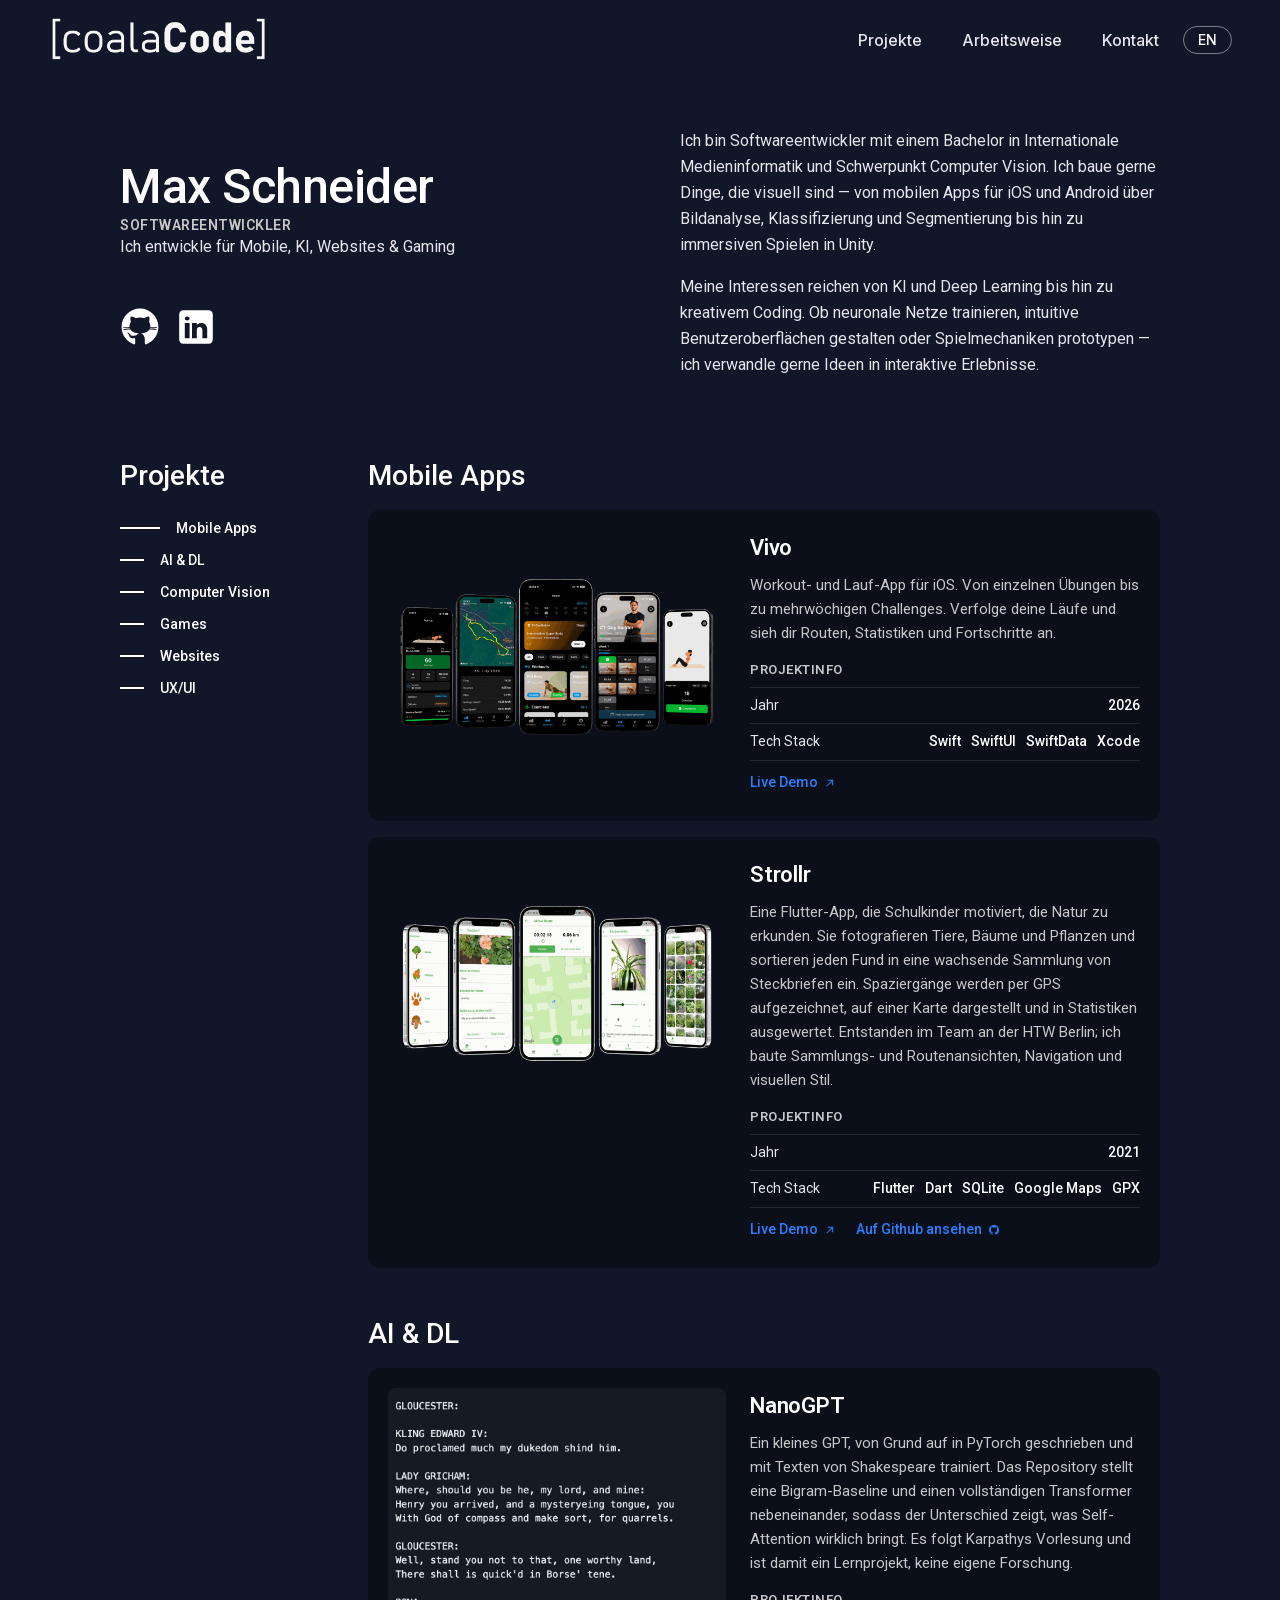
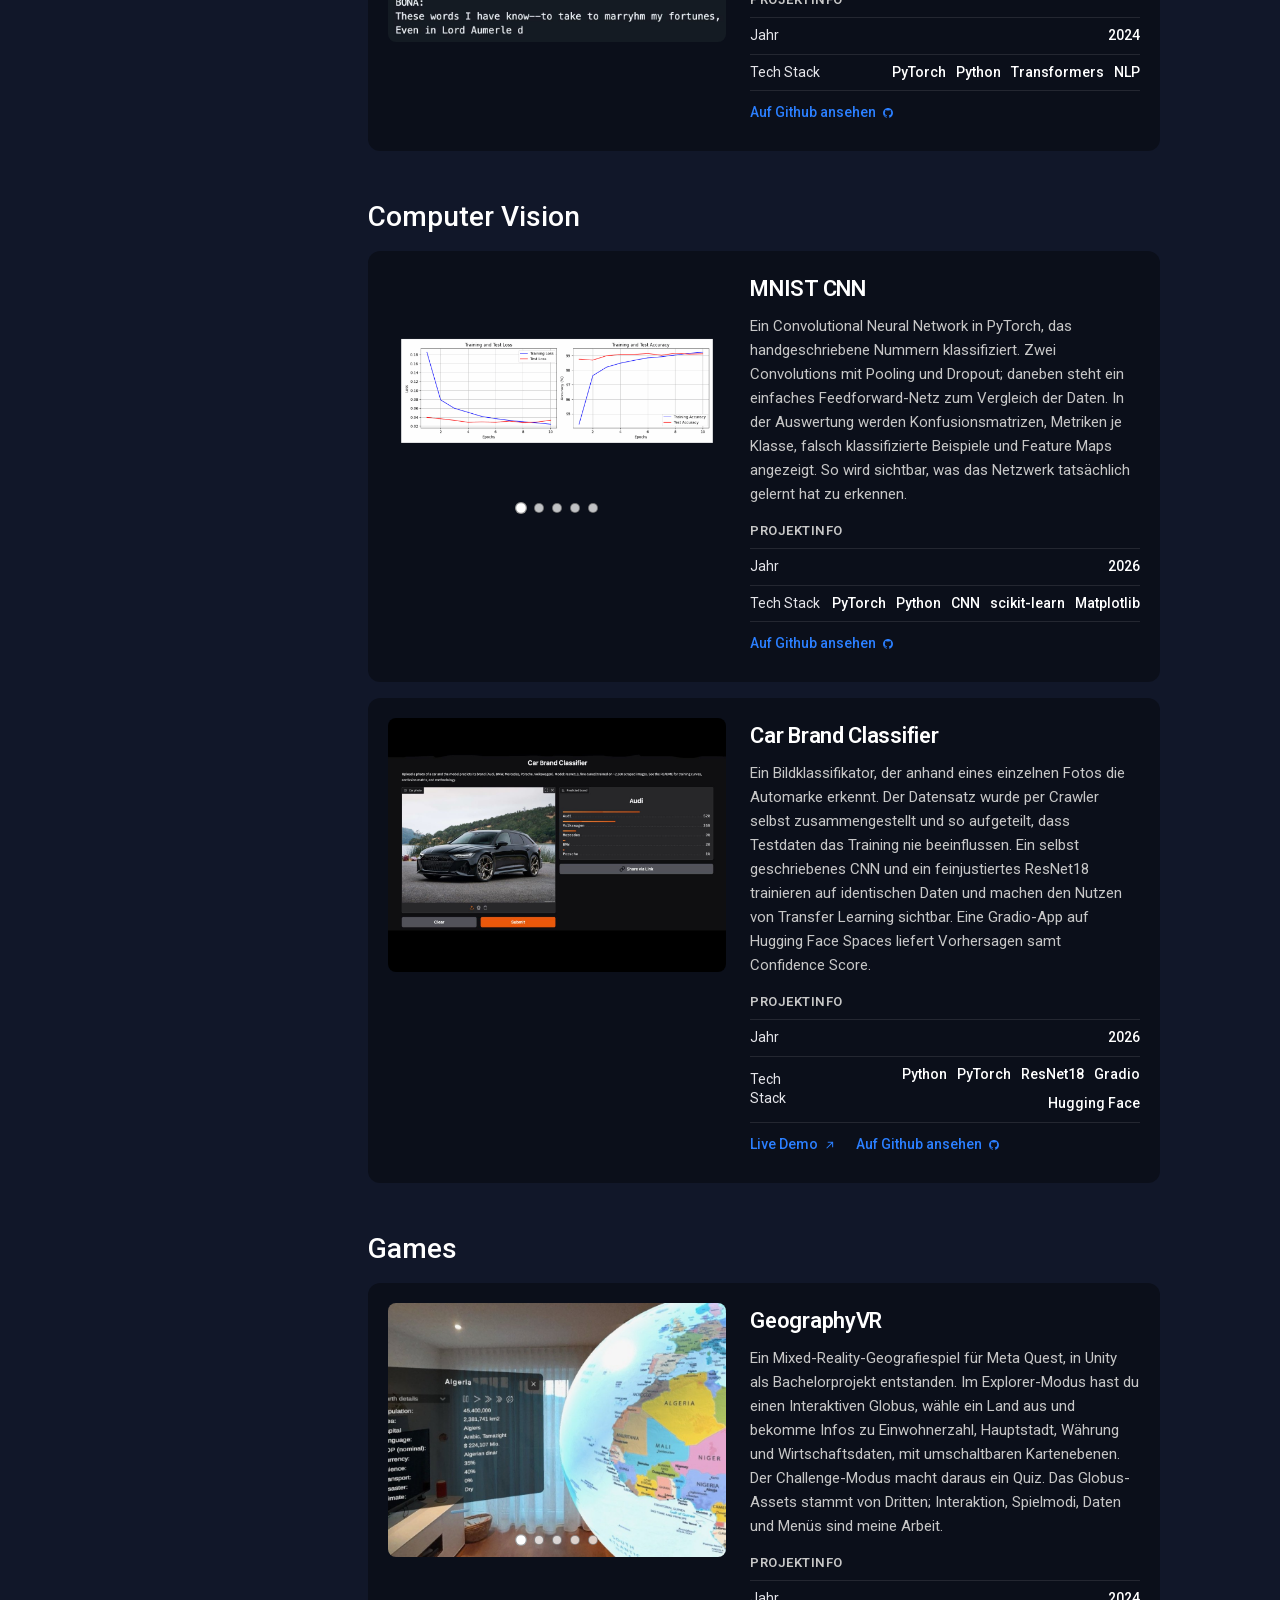
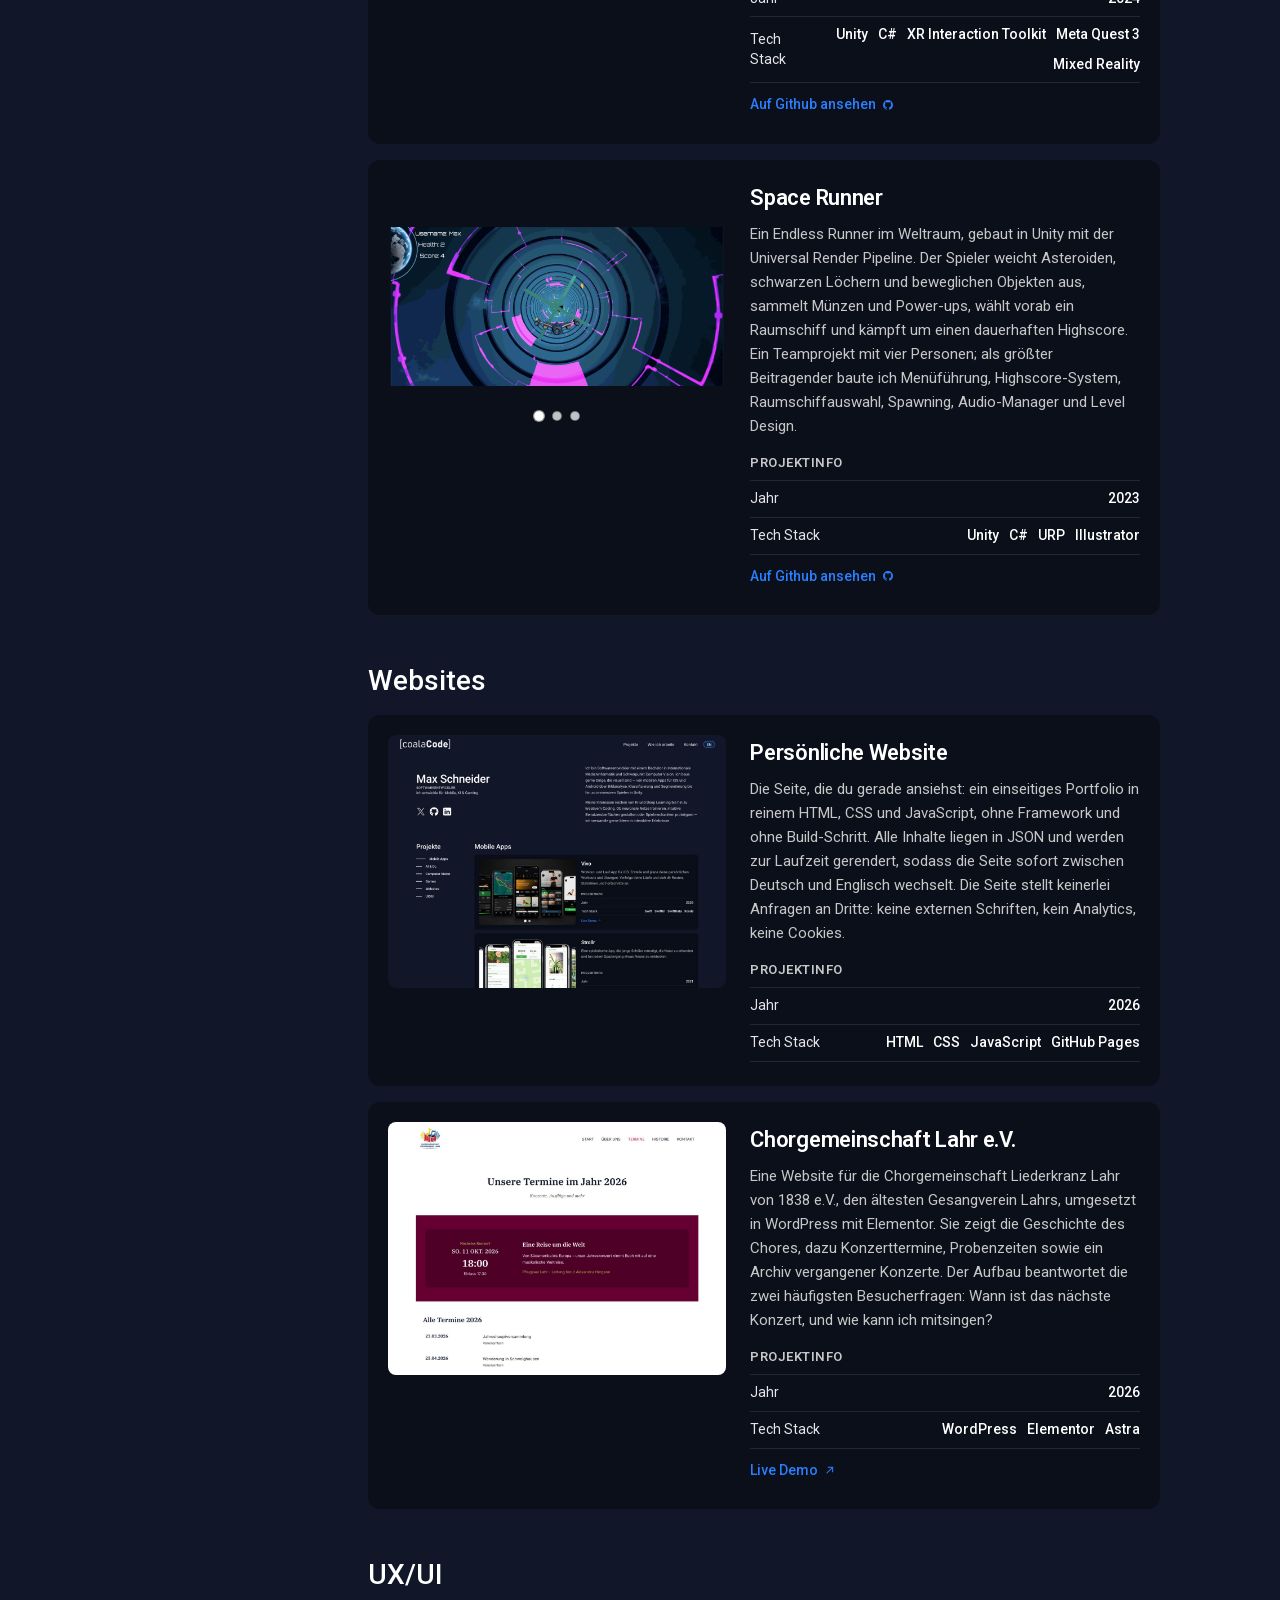
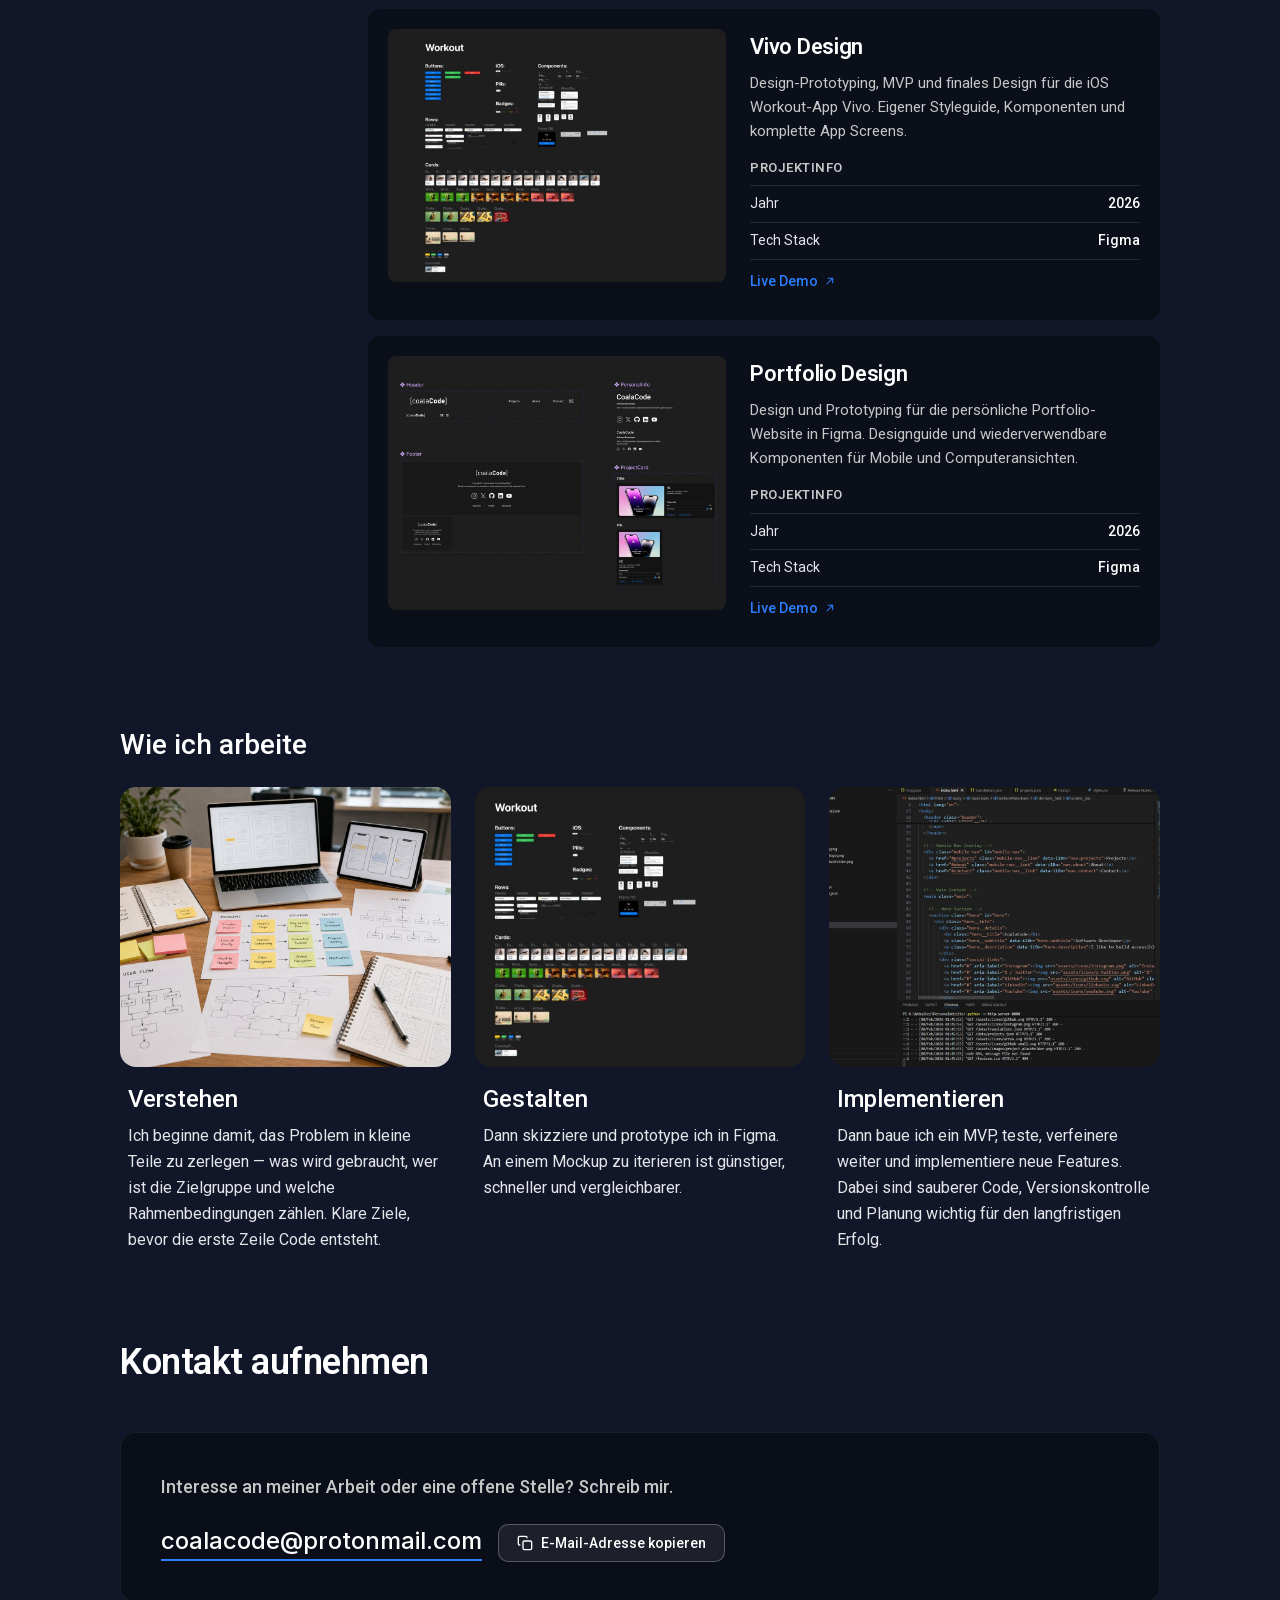
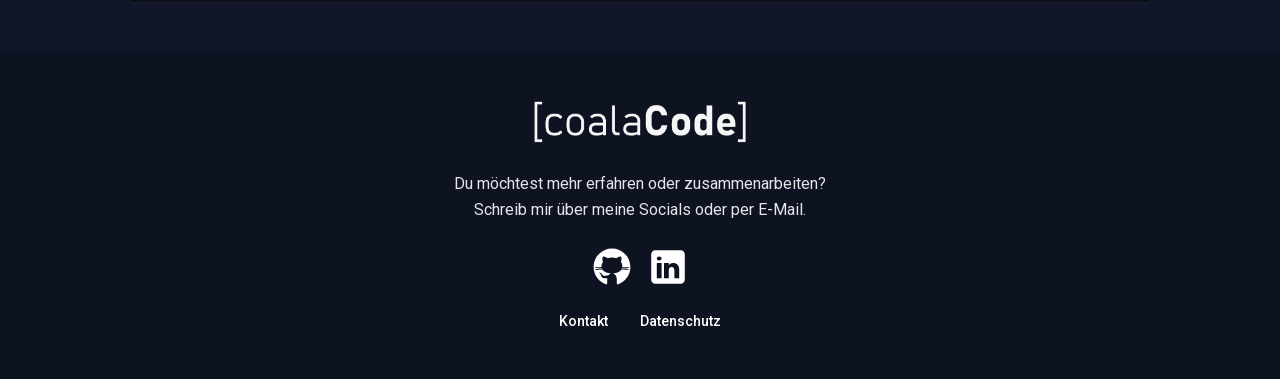
<file: index.html>
<!DOCTYPE html>
<html lang="en">
<head>
  <meta charset="UTF-8">
  <meta name="viewport" content="width=device-width, initial-scale=1.0">
  <title>Max Schneider — Software Developer</title>
  <meta name="description" content="Portfolio of Max Schneider (CoalaCode), a software developer building accessible digital experiences for mobile, gaming and AI.">

  <link rel="canonical" href="https://coalacode.github.io/">

  <!-- Open Graph / social sharing -->
  <meta property="og:type" content="website">
  <meta property="og:title" content="Max Schneider — Software Developer">
  <meta property="og:description" content="Portfolio of Max Schneider (CoalaCode), a software developer building accessible digital experiences for mobile, gaming and AI.">
  <meta property="og:url" content="https://coalacode.github.io/">
  <meta property="og:image" content="https://coalacode.github.io/assets/images/og-card.png">
  <meta property="og:image:width" content="1200">
  <meta property="og:image:height" content="630">
  <meta property="og:locale" content="en_US">
  <meta property="og:locale:alternate" content="de_DE">
  <meta name="twitter:card" content="summary_large_image">
  <meta name="twitter:title" content="Max Schneider — Software Developer">
  <meta name="twitter:description" content="Portfolio of Max Schneider (CoalaCode), a software developer building accessible digital experiences for mobile, gaming and AI.">
  <meta name="twitter:image" content="https://coalacode.github.io/assets/images/og-card.png">

  <!-- Icons -->
  <link rel="icon" href="assets/icons/favicon.svg" type="image/svg+xml">
  <link rel="icon" href="assets/icons/favicon-32.png" sizes="32x32" type="image/png">
  <link rel="apple-touch-icon" href="assets/icons/apple-touch-icon.png">
  <link rel="manifest" href="site.webmanifest">
  <meta name="theme-color" content="#111729">

  <!-- Fonts are self-hosted: no request leaves this origin. -->
  <link rel="preload" href="assets/fonts/roboto-latin-var.woff2" as="font" type="font/woff2" crossorigin>
  <link rel="preload" href="assets/fonts/inter-latin-var.woff2" as="font" type="font/woff2" crossorigin>
  <link rel="stylesheet" href="css/styles.css">

  <script type="application/ld+json">
  {
    "@context": "https://schema.org",
    "@type": "Person",
    "name": "Max Schneider",
    "alternateName": "CoalaCode",
    "jobTitle": "Software Developer",
    "url": "https://coalacode.github.io/",
    "email": "mailto:coalacode@protonmail.com",
    "knowsAbout": ["Software Development", "Computer Vision", "Mobile Development", "Deep Learning", "Game Development"],
    "sameAs": [
      "https://github.com/CoalaCode",
      "https://www.linkedin.com/in/max-schneider-533742315/"
    ]
  }
  </script>
</head>
<body>

  <a class="skip-link" href="#main" data-i18n="a11y.skipToContent">Skip to main content</a>

  <div id="top"></div>

  <!-- Header -->
  <header class="header">
    <a href="#top" class="header__logo-link">
      <img src="assets/images/personal-logo.png" alt="CoalaCode" class="header__logo" width="377" height="82" data-i18n-attr="alt:a11y.logo">
    </a>
    <nav class="header__nav" data-i18n-attr="aria-label:a11y.mainNav" aria-label="Main navigation">
      <div class="header__links">
        <a href="#projects" class="header__link" data-i18n="nav.projects">Projects</a>
        <a href="#how-i-work" class="header__link" data-i18n="nav.about">How I work</a>
        <a href="#contact" class="header__link" data-i18n="nav.contact">Contact</a>
      </div>
      <button type="button" class="header__lang" id="lang-toggle" aria-label="Switch to German">DE</button>
      <button type="button" class="header__hamburger" aria-controls="mobile-nav" aria-expanded="false" aria-label="Toggle menu" data-i18n-attr="aria-label:a11y.toggleMenu">
        <span></span>
        <span></span>
        <span></span>
      </button>
    </nav>
  </header>

  <!-- Mobile Nav Overlay -->
  <nav class="mobile-nav" id="mobile-nav" aria-label="Mobile navigation" data-i18n-attr="aria-label:a11y.mobileNav">
    <a href="#projects" class="mobile-nav__link" data-i18n="nav.projects">Projects</a>
    <a href="#how-i-work" class="mobile-nav__link" data-i18n="nav.about">How I work</a>
    <a href="#contact" class="mobile-nav__link" data-i18n="nav.contact">Contact</a>
  </nav>

  <!-- Main Content -->
  <main class="main" id="main">

    <!-- Hero Section -->
    <section class="hero" id="hero">
      <div class="hero__info">
        <div class="hero__details">
          <h1 class="hero__title">Max Schneider</h1>
          <p class="hero__subtitle" data-i18n="hero.subtitle">Software Developer</p>
          <p class="hero__description" data-i18n="hero.description">I build for mobile, AI &amp; gaming</p>
        </div>
        <div class="social-links" role="list" aria-label="Social links" data-i18n-attr="aria-label:a11y.socialLinks">
          <a href="https://github.com/CoalaCode" role="listitem" aria-label="GitHub" target="_blank" rel="noopener noreferrer"><img src="assets/icons/github.svg" alt="" class="social-links__icon" width="50" height="50"></a>
          <a href="https://www.linkedin.com/in/max-schneider-533742315/" role="listitem" aria-label="LinkedIn" target="_blank" rel="noopener noreferrer"><img src="assets/icons/linkedin.svg" alt="" class="social-links__icon" width="50" height="50"></a>
        </div>
      </div>
      <div class="hero__text">
        <p class="hero__bio" data-i18n="hero.bio1">I'm a software developer with a Bachelor's in Media Computer Science and a focus on Computer Vision. I enjoy building things that are visual — from mobile apps for iOS and Android, through image analysis, classification and segmentation, to immersive games in Unity.</p>
        <p class="hero__bio" data-i18n="hero.bio2">My interests span across AI, deep learning, and creative coding. Whether it's training neural networks, designing intuitive user interfaces, or prototyping game mechanics, I love turning ideas into interactive experiences.</p>
      </div>
    </section>

    <!-- Projects Section -->
    <section class="projects" id="projects">
      <aside class="project-list">
        <h2 class="project-list__title" data-i18n="projectList.title">Projects</h2>
        <nav class="project-list__categories" id="project-categories" aria-label="Project categories" data-i18n-attr="aria-label:a11y.projectNav">
          <!-- Categories rendered by JS -->
        </nav>
      </aside>
      <div class="project-cards" id="project-cards">
        <!-- Project cards rendered by JS -->
      </div>
    </section>

    <!-- How I Work Section -->
    <section class="build" id="how-i-work">
      <h2 class="build__title" data-i18n="build.title">How I work</h2>
      <div class="build__cards">
        <div class="build-card">
          <div class="build-card__image-wrapper">
            <img src="assets/images/Planning.jpg" alt="Notes and sketches from the planning stage of a project" class="build-card__image" width="1200" height="900" loading="lazy" decoding="async">
          </div>
          <div class="build-card__content">
            <h3 class="build-card__title" data-i18n="build.step1Title">Understand</h3>
            <p class="build-card__description" data-i18n="build.step1Desc">I start by breaking the problem into small pieces — what is needed, who the audience is, and which constraints count. Clear goals before the first line of code.</p>
          </div>
        </div>
        <div class="build-card">
          <div class="build-card__image-wrapper">
            <img src="assets/images/FigmaWorkouts.jpg" alt="A Figma canvas showing the component library and screen designs for the Vivo app" class="build-card__image" width="1200" height="818" loading="lazy" decoding="async">
          </div>
          <div class="build-card__content">
            <h3 class="build-card__title" data-i18n="build.step2Title">Design</h3>
            <p class="build-card__description" data-i18n="build.step2Desc">Then I sketch and prototype in Figma. Iterating on a mockup is cheaper, faster and easier to compare.</p>
          </div>
        </div>
        <div class="build-card">
          <div class="build-card__image-wrapper">
            <img src="assets/images/VSCodeFull.jpg" alt="A code editor open on the source of one of my projects" class="build-card__image" width="1200" height="860" loading="lazy" decoding="async">
          </div>
          <div class="build-card__content">
            <h3 class="build-card__title" data-i18n="build.step3Title">Implement</h3>
            <p class="build-card__description" data-i18n="build.step3Desc">Then I build an MVP, test, keep refining and add new features. Clean code, version control and planning are what carry it to long-term success.</p>
          </div>
        </div>
      </div>
    </section>

    <!-- Contact Section -->
    <section class="contact" id="contact">
      <h2 class="contact__title" data-i18n="contact.title">Get in touch</h2>
      <div class="contact__card">
        <p class="contact__intro" data-i18n="contact.intro">Interested in my work, or want to talk about a role? Write me.</p>
        <div class="contact__email-row">
          <a class="contact__email" href="mailto:coalacode@protonmail.com">coalacode@protonmail.com</a>
          <button type="button" class="contact__copy" data-email="coalacode@protonmail.com" aria-label="Copy email address" data-i18n-attr="aria-label:contact.copy">
            <svg class="contact__copy-icon" viewBox="0 0 24 24" fill="none" stroke="currentColor" stroke-width="2" aria-hidden="true" focusable="false">
              <rect x="9" y="9" width="13" height="13" rx="2"/>
              <path d="M5 15H4a2 2 0 0 1-2-2V4a2 2 0 0 1 2-2h9a2 2 0 0 1 2 2v1"/>
            </svg>
            <span data-i18n="contact.copy">Copy email address</span>
          </button>
        </div>
        <p class="visually-hidden contact__copy-status" role="status" aria-live="polite"></p>
      </div>
    </section>

  </main>

  <!-- Footer -->
  <footer class="footer">
    <img src="assets/images/personal-logo.png" alt="" class="footer__logo" width="377" height="82">
    <p class="footer__text" data-i18n-html="footer.text">You want to know more or work together?<br>Reach out to one of my socials or write me an email.</p>
    <div class="social-links" role="list" aria-label="Social links" data-i18n-attr="aria-label:a11y.socialLinks">
      <a href="https://github.com/CoalaCode" role="listitem" aria-label="GitHub" target="_blank" rel="noopener noreferrer"><img src="assets/icons/github.svg" alt="" class="social-links__icon" width="50" height="50"></a>
      <a href="https://www.linkedin.com/in/max-schneider-533742315/" role="listitem" aria-label="LinkedIn" target="_blank" rel="noopener noreferrer"><img src="assets/icons/linkedin.svg" alt="" class="social-links__icon" width="50" height="50"></a>
    </div>
    <nav class="footer__legal" aria-label="Legal" data-i18n-attr="aria-label:a11y.legalNav">
      <a href="#contact" class="footer__legal-link" data-i18n="footer.contact">Contact</a>
      <a href="datenschutz.html" class="footer__legal-link" data-i18n="footer.datenschutz">Privacy</a>
    </nav>
  </footer>

  <script src="js/main.js"></script>
</body>
</html>
</file>
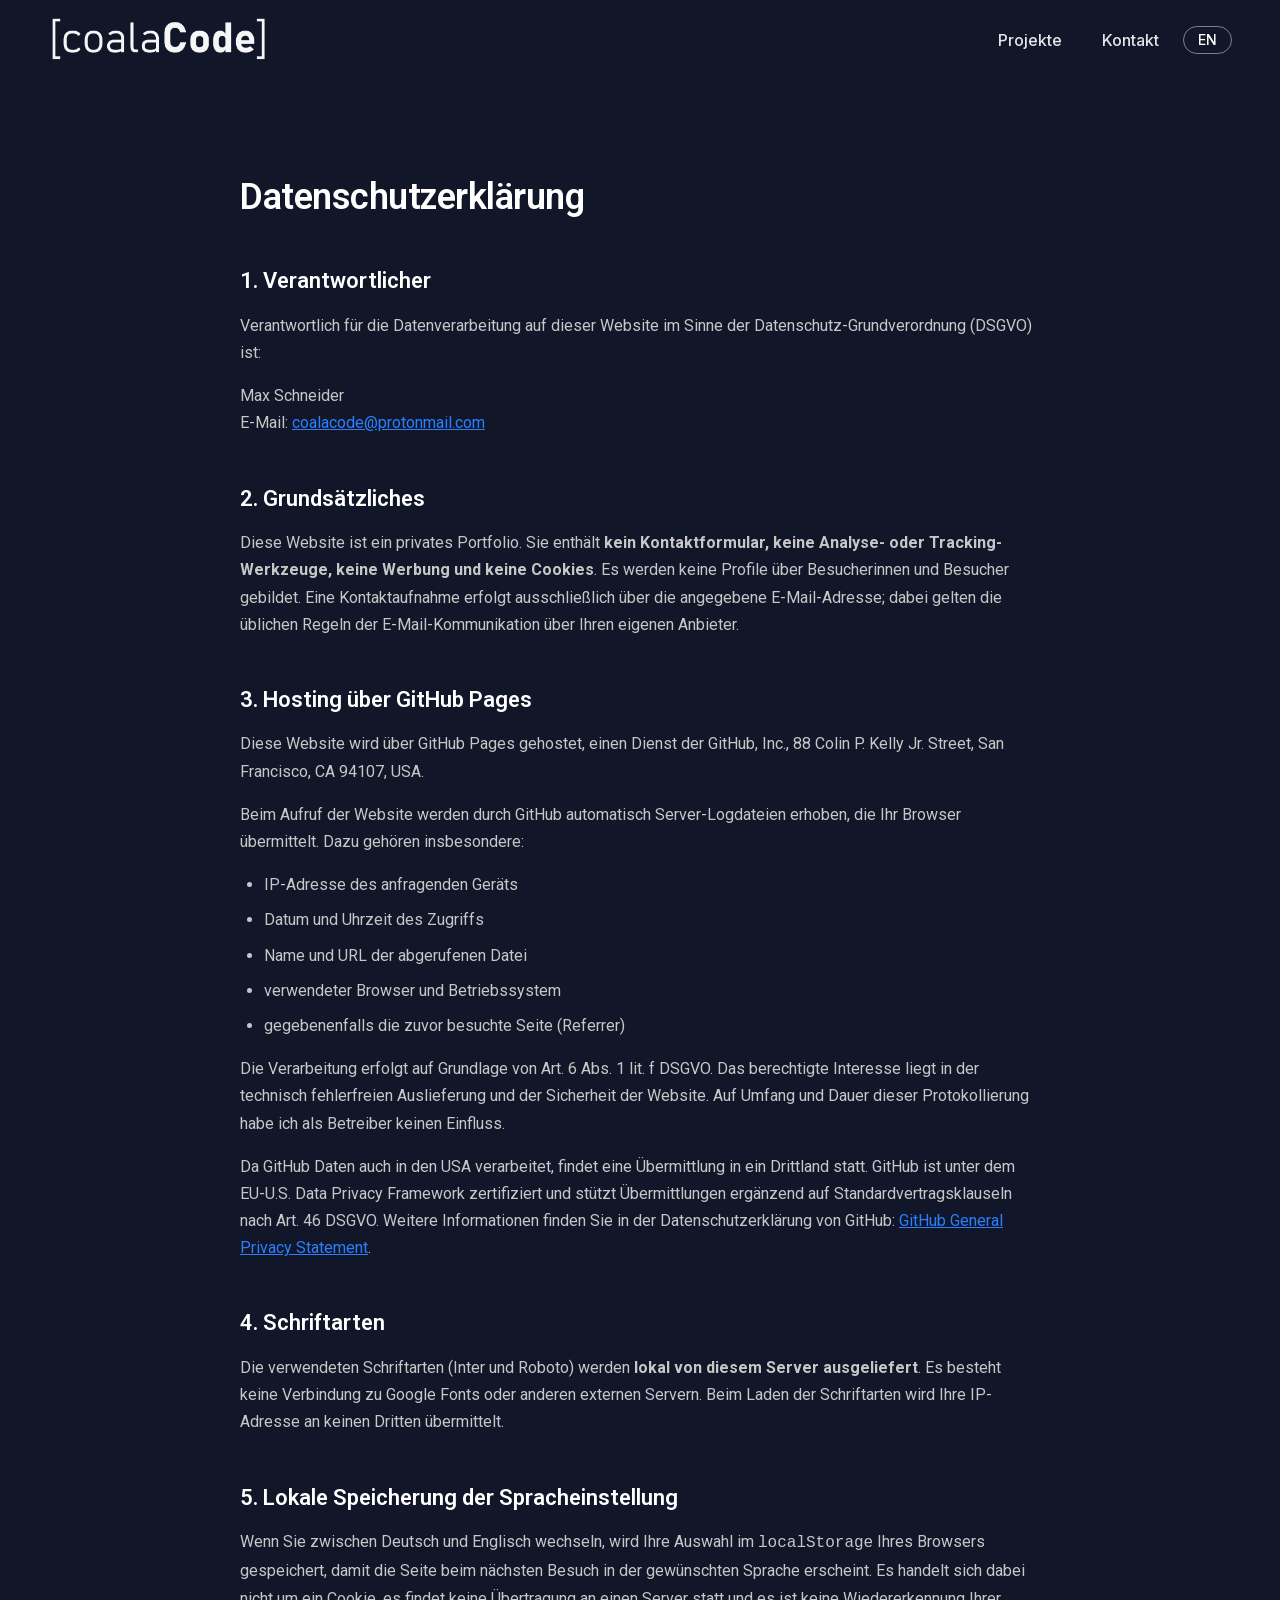
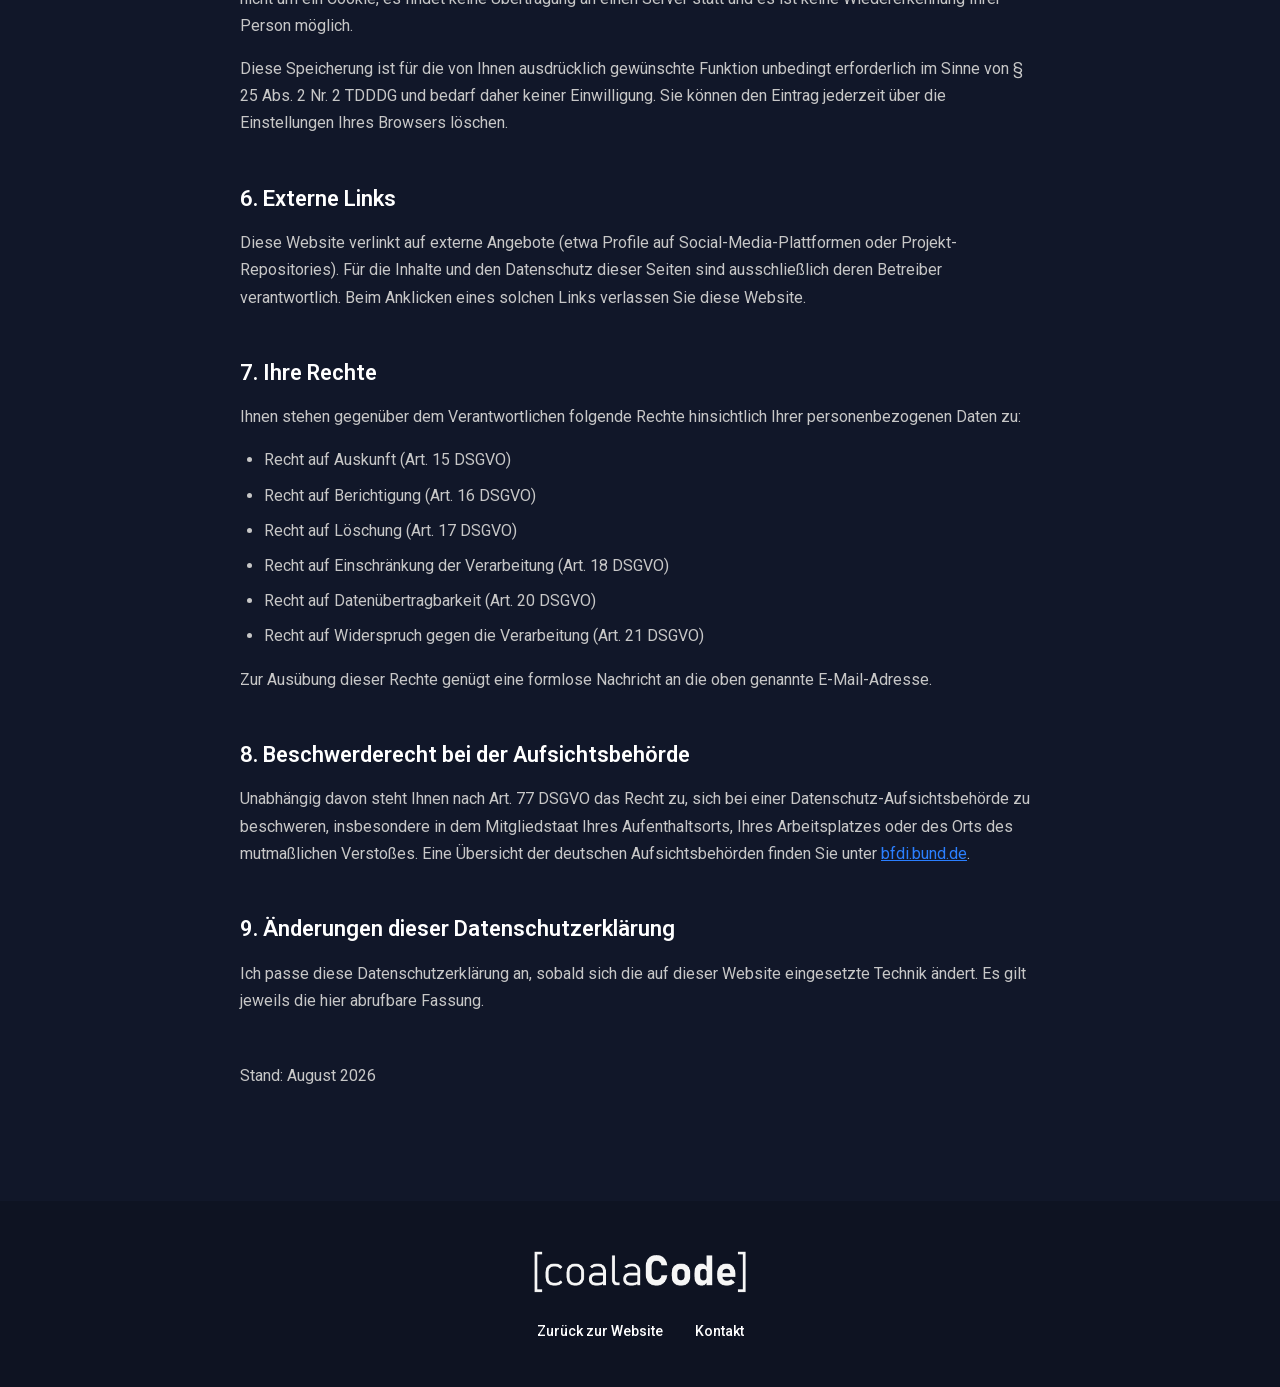
<file: datenschutz.html>
<!DOCTYPE html>
<html lang="de">
<head>
  <meta charset="UTF-8">
  <meta name="viewport" content="width=device-width, initial-scale=1.0">
  <title>Datenschutzerklärung — Max Schneider</title>
  <meta name="description" content="Datenschutzerklärung der Portfolio-Website von Max Schneider (CoalaCode).">
  <meta name="robots" content="noindex, follow">

  <link rel="icon" href="assets/icons/favicon.svg" type="image/svg+xml">
  <link rel="icon" href="assets/icons/favicon-32.png" sizes="32x32" type="image/png">
  <link rel="apple-touch-icon" href="assets/icons/apple-touch-icon.png">
  <meta name="theme-color" content="#111729">

  <link rel="preload" href="assets/fonts/roboto-latin-var.woff2" as="font" type="font/woff2" crossorigin>
  <link rel="stylesheet" href="css/styles.css">
</head>
<body>

  <a class="skip-link" href="#main" data-i18n="a11y.skipToContent">Zum Hauptinhalt springen</a>

  <div id="top"></div>

  <!-- header--simple: this page carries no hamburger or overlay, so its two
       links must survive the 768px breakpoint instead of being hidden. -->
  <header class="header header--simple">
    <a href="index.html" class="header__logo-link">
      <img src="assets/images/personal-logo.png" alt="CoalaCode" class="header__logo" width="377" height="82" data-i18n-attr="alt:a11y.logo">
    </a>
    <nav class="header__nav" aria-label="Hauptnavigation" data-i18n-attr="aria-label:a11y.mainNav">
      <div class="header__links">
        <a href="index.html#projects" class="header__link" data-i18n="nav.projects">Projekte</a>
        <a href="index.html#contact" class="header__link" data-i18n="nav.contact">Kontakt</a>
      </div>
      <button type="button" class="header__lang" id="lang-toggle" aria-label="Zu Englisch wechseln">EN</button>
    </nav>
  </header>

  <main class="main" id="main">

    <!--
      Both languages are present in the markup and toggled by the site's
      language switch. German is visible by default so the page remains
      readable with JavaScript disabled.
    -->

    <!-- ================= German (default) ================= -->
    <section class="legal" lang="de" data-lang-block="de">
      <h1>Datenschutzerklärung</h1>

      <h2>1. Verantwortlicher</h2>
      <p>
        Verantwortlich für die Datenverarbeitung auf dieser Website im Sinne der Datenschutz-Grundverordnung (DSGVO) ist:
      </p>
      <p>
        Max Schneider<br>
        E-Mail: <a href="mailto:coalacode@protonmail.com">coalacode@protonmail.com</a>
      </p>

      <h2>2. Grundsätzliches</h2>
      <p>
        Diese Website ist ein privates Portfolio. Sie enthält <strong>kein Kontaktformular, keine Analyse- oder Tracking-Werkzeuge, keine Werbung und keine Cookies</strong>. Es werden keine Profile über Besucherinnen und Besucher gebildet. Eine Kontaktaufnahme erfolgt ausschließlich über die angegebene E-Mail-Adresse; dabei gelten die üblichen Regeln der E-Mail-Kommunikation über Ihren eigenen Anbieter.
      </p>

      <h2>3. Hosting über GitHub Pages</h2>
      <p>
        Diese Website wird über GitHub Pages gehostet, einen Dienst der GitHub, Inc., 88 Colin P. Kelly Jr. Street, San Francisco, CA 94107, USA.
      </p>
      <p>
        Beim Aufruf der Website werden durch GitHub automatisch Server-Logdateien erhoben, die Ihr Browser übermittelt. Dazu gehören insbesondere:
      </p>
      <ul>
        <li>IP-Adresse des anfragenden Geräts</li>
        <li>Datum und Uhrzeit des Zugriffs</li>
        <li>Name und URL der abgerufenen Datei</li>
        <li>verwendeter Browser und Betriebssystem</li>
        <li>gegebenenfalls die zuvor besuchte Seite (Referrer)</li>
      </ul>
      <p>
        Die Verarbeitung erfolgt auf Grundlage von Art. 6 Abs. 1 lit. f DSGVO. Das berechtigte Interesse liegt in der technisch fehlerfreien Auslieferung und der Sicherheit der Website. Auf Umfang und Dauer dieser Protokollierung habe ich als Betreiber keinen Einfluss.
      </p>
      <p>
        Da GitHub Daten auch in den USA verarbeitet, findet eine Übermittlung in ein Drittland statt. GitHub ist unter dem EU-U.S. Data Privacy Framework zertifiziert und stützt Übermittlungen ergänzend auf Standardvertragsklauseln nach Art. 46 DSGVO. Weitere Informationen finden Sie in der Datenschutzerklärung von GitHub:
        <a href="https://docs.github.com/en/site-policy/privacy-policies/github-general-privacy-statement" target="_blank" rel="noopener noreferrer">GitHub General Privacy Statement</a>.
      </p>

      <h2>4. Schriftarten</h2>
      <p>
        Die verwendeten Schriftarten (Inter und Roboto) werden <strong>lokal von diesem Server ausgeliefert</strong>. Es besteht keine Verbindung zu Google Fonts oder anderen externen Servern. Beim Laden der Schriftarten wird Ihre IP-Adresse an keinen Dritten übermittelt.
      </p>

      <h2>5. Lokale Speicherung der Spracheinstellung</h2>
      <p>
        Wenn Sie zwischen Deutsch und Englisch wechseln, wird Ihre Auswahl im <code>localStorage</code> Ihres Browsers gespeichert, damit die Seite beim nächsten Besuch in der gewünschten Sprache erscheint. Es handelt sich dabei nicht um ein Cookie, es findet keine Übertragung an einen Server statt und es ist keine Wiedererkennung Ihrer Person möglich.
      </p>
      <p>
        Diese Speicherung ist für die von Ihnen ausdrücklich gewünschte Funktion unbedingt erforderlich im Sinne von § 25 Abs. 2 Nr. 2 TDDDG und bedarf daher keiner Einwilligung. Sie können den Eintrag jederzeit über die Einstellungen Ihres Browsers löschen.
      </p>

      <h2>6. Externe Links</h2>
      <p>
        Diese Website verlinkt auf externe Angebote (etwa Profile auf Social-Media-Plattformen oder Projekt-Repositories). Für die Inhalte und den Datenschutz dieser Seiten sind ausschließlich deren Betreiber verantwortlich. Beim Anklicken eines solchen Links verlassen Sie diese Website.
      </p>

      <h2>7. Ihre Rechte</h2>
      <p>Ihnen stehen gegenüber dem Verantwortlichen folgende Rechte hinsichtlich Ihrer personenbezogenen Daten zu:</p>
      <ul>
        <li>Recht auf Auskunft (Art. 15 DSGVO)</li>
        <li>Recht auf Berichtigung (Art. 16 DSGVO)</li>
        <li>Recht auf Löschung (Art. 17 DSGVO)</li>
        <li>Recht auf Einschränkung der Verarbeitung (Art. 18 DSGVO)</li>
        <li>Recht auf Datenübertragbarkeit (Art. 20 DSGVO)</li>
        <li>Recht auf Widerspruch gegen die Verarbeitung (Art. 21 DSGVO)</li>
      </ul>
      <p>
        Zur Ausübung dieser Rechte genügt eine formlose Nachricht an die oben genannte E-Mail-Adresse.
      </p>

      <h2>8. Beschwerderecht bei der Aufsichtsbehörde</h2>
      <p>
        Unabhängig davon steht Ihnen nach Art. 77 DSGVO das Recht zu, sich bei einer Datenschutz-Aufsichtsbehörde zu beschweren, insbesondere in dem Mitgliedstaat Ihres Aufenthaltsorts, Ihres Arbeitsplatzes oder des Orts des mutmaßlichen Verstoßes. Eine Übersicht der deutschen Aufsichtsbehörden finden Sie unter
        <a href="https://www.bfdi.bund.de/DE/Service/Anschriften/Laender/Laender-node.html" target="_blank" rel="noopener noreferrer">bfdi.bund.de</a>.
      </p>

      <h2>9. Änderungen dieser Datenschutzerklärung</h2>
      <p>
        Ich passe diese Datenschutzerklärung an, sobald sich die auf dieser Website eingesetzte Technik ändert. Es gilt jeweils die hier abrufbare Fassung.
      </p>

      <p class="legal__updated">Stand: August 2026</p>
    </section>

    <!-- ================= English ================= -->
    <section class="legal" lang="en" data-lang-block="en" hidden>
      <h1>Privacy Policy</h1>

      <h2>1. Controller</h2>
      <p>
        The controller responsible for data processing on this website within the meaning of the General Data Protection Regulation (GDPR) is:
      </p>
      <p>
        Max Schneider<br>
        Email: <a href="mailto:coalacode@protonmail.com">coalacode@protonmail.com</a>
      </p>

      <h2>2. Overview</h2>
      <p>
        This website is a private portfolio. It contains <strong>no contact form, no analytics or tracking tools, no advertising and no cookies</strong>. No visitor profiles are created. Contact happens solely via the email address given above, subject to the normal terms of your own email provider.
      </p>

      <h2>3. Hosting via GitHub Pages</h2>
      <p>
        This website is hosted on GitHub Pages, a service of GitHub, Inc., 88 Colin P. Kelly Jr. Street, San Francisco, CA 94107, USA.
      </p>
      <p>
        When you access the site, GitHub automatically collects server log data transmitted by your browser, in particular:
      </p>
      <ul>
        <li>IP address of the requesting device</li>
        <li>date and time of access</li>
        <li>name and URL of the requested file</li>
        <li>browser and operating system used</li>
        <li>where applicable, the referring page</li>
      </ul>
      <p>
        This processing is based on Art. 6(1)(f) GDPR. The legitimate interest is the technically correct delivery and the security of the website. As the site operator I have no influence over the scope or retention of this logging.
      </p>
      <p>
        Because GitHub also processes data in the USA, a transfer to a third country takes place. GitHub is certified under the EU-U.S. Data Privacy Framework and additionally relies on Standard Contractual Clauses pursuant to Art. 46 GDPR. For details see the
        <a href="https://docs.github.com/en/site-policy/privacy-policies/github-general-privacy-statement" target="_blank" rel="noopener noreferrer">GitHub General Privacy Statement</a>.
      </p>

      <h2>4. Fonts</h2>
      <p>
        The fonts used (Inter and Roboto) are <strong>served locally from this server</strong>. No connection is made to Google Fonts or any other external server, and your IP address is not transmitted to any third party when fonts are loaded.
      </p>

      <h2>5. Local storage of the language preference</h2>
      <p>
        When you switch between German and English, your choice is stored in your browser's <code>localStorage</code> so the site appears in your preferred language on your next visit. This is not a cookie, nothing is transmitted to a server, and you cannot be identified from it.
      </p>
      <p>
        This storage is strictly necessary to provide a function you explicitly requested, within the meaning of § 25(2)(2) TDDDG, and therefore requires no consent. You can delete the entry at any time via your browser settings.
      </p>

      <h2>6. External links</h2>
      <p>
        This website links to external services (such as social media profiles or project repositories). Their operators alone are responsible for the content and data protection practices of those sites. Following such a link means leaving this website.
      </p>

      <h2>7. Your rights</h2>
      <p>You have the following rights regarding your personal data:</p>
      <ul>
        <li>right of access (Art. 15 GDPR)</li>
        <li>right to rectification (Art. 16 GDPR)</li>
        <li>right to erasure (Art. 17 GDPR)</li>
        <li>right to restriction of processing (Art. 18 GDPR)</li>
        <li>right to data portability (Art. 20 GDPR)</li>
        <li>right to object to processing (Art. 21 GDPR)</li>
      </ul>
      <p>An informal message to the email address above is sufficient to exercise these rights.</p>

      <h2>8. Right to lodge a complaint</h2>
      <p>
        Under Art. 77 GDPR you also have the right to lodge a complaint with a data protection supervisory authority, in particular in the Member State of your residence, place of work or the place of the alleged infringement. A list of German supervisory authorities is available at
        <a href="https://www.bfdi.bund.de/DE/Service/Anschriften/Laender/Laender-node.html" target="_blank" rel="noopener noreferrer">bfdi.bund.de</a>.
      </p>

      <h2>9. Changes to this privacy policy</h2>
      <p>
        I update this privacy policy whenever the technology used on this website changes. The version published here is the one that applies.
      </p>

      <p class="legal__updated">Last updated: August 2026</p>
    </section>

  </main>

  <footer class="footer">
    <img src="assets/images/personal-logo.png" alt="" class="footer__logo" width="377" height="82">
    <nav class="footer__legal" aria-label="Rechtliches" data-i18n-attr="aria-label:a11y.legalNav">
      <a href="index.html" class="footer__legal-link" data-i18n="privacy.backToSite">Zurück zur Website</a>
      <a href="index.html#contact" class="footer__legal-link" data-i18n="footer.contact">Kontakt</a>
    </nav>
  </footer>

  <script src="js/main.js"></script>
</body>
</html>
</file>
<file: css/styles.css>
/* ========================================
   Fonts (self-hosted)
   ========================================
   Served from this origin rather than fonts.gstatic.com, so no visitor IP is
   transmitted to a third party. Both are variable fonts covering the full
   weight range from a single file each. Latin subset only.
   ======================================== */
@font-face {
  font-family: 'Inter';
  src: url('../assets/fonts/inter-latin-var.woff2') format('woff2');
  font-weight: 100 900;
  font-style: normal;
  font-display: swap;
  unicode-range: U+0000-00FF, U+0131, U+0152-0153, U+02BB-02BC, U+02C6, U+02DA, U+02DC,
    U+0304, U+0308, U+0329, U+2000-206F, U+20AC, U+2122, U+2191, U+2193, U+2212, U+2215, U+FEFF, U+FFFD;
}

@font-face {
  font-family: 'Roboto';
  src: url('../assets/fonts/roboto-latin-var.woff2') format('woff2');
  font-weight: 100 900;
  font-style: normal;
  font-display: swap;
  unicode-range: U+0000-00FF, U+0131, U+0152-0153, U+02BB-02BC, U+02C6, U+02DA, U+02DC,
    U+0304, U+0308, U+0329, U+2000-206F, U+20AC, U+2122, U+2191, U+2193, U+2212, U+2215, U+FEFF, U+FFFD;
}

/* ========================================
   CSS Custom Properties
   ======================================== */
:root {
  /* Colors */
  --color-bg: #111729;
  --color-card-bg: rgba(0, 0, 0, 0.37);
  --color-card-bg-light: rgba(0, 0, 0, 0.18);
  --color-white: #ffffff;
  --color-offwhite: #c7c7c7;
  --color-gray-light: #e5e5ea;
  --color-blue: #2b7fff;

  /* Fonts */
  --font-roboto: 'Roboto', sans-serif;
  --font-inter: 'Inter', sans-serif;

  /* Spacing (8px base scale) */
  --spacing-sm: 8px;
  --spacing-md: 16px;
  --spacing-lg: 24px;
  --spacing-xl: 48px;
  --spacing-xxl: 80px;

  /* Border radius */
  --radius-sm: 4px;
  --radius-md: 8px;
  --radius-lg: 16px;
  --radius-pill: 100px;

  /* Max width */
  --max-width: 1440px;
}

/* ========================================
   Reset & Base
   ======================================== */
*,
*::before,
*::after {
  margin: 0;
  padding: 0;
  box-sizing: border-box;
}

html {
  scroll-behavior: smooth;
  scroll-padding-top: 80px;
}

body {
  font-family: var(--font-roboto);
  background-color: var(--color-bg);
  color: var(--color-white);
  line-height: 1.6;
  -webkit-font-smoothing: antialiased;
  -moz-osx-font-smoothing: grayscale;
}

a {
  text-decoration: none;
  color: inherit;
}

ul, ol {
  list-style: none;
}

img {
  max-width: 100%;
  display: block;
}

/* ========================================
   Accessibility
   ======================================== */

/* Visible only to screen readers. Not display:none, which would remove it
   from the accessibility tree entirely. */
.visually-hidden {
  position: absolute;
  width: 1px;
  height: 1px;
  padding: 0;
  margin: -1px;
  overflow: hidden;
  clip: rect(0, 0, 0, 0);
  white-space: nowrap;
  border: 0;
}

/* A single focus ring for every interactive element. The previous stylesheet
   had none at all, leaving keyboard users with no visible position. */
:focus-visible {
  outline: 3px solid var(--color-blue);
  outline-offset: 3px;
  border-radius: var(--radius-sm);
}

/* Only suppress the default ring where :focus-visible is supported, so
   older browsers keep theirs. */
:focus:not(:focus-visible) {
  outline: none;
}

.skip-link {
  position: absolute;
  top: 0;
  left: 0;
  z-index: 200;
  transform: translateY(-150%);
  background: var(--color-blue);
  /* Dark navy on the brand blue is 4.74:1; white on it is only 3.76:1, and at
     16px/500 the large-text exemption does not apply. */
  color: var(--color-bg);
  font-weight: 500;
  padding: 12px 20px;
  border-bottom-right-radius: var(--radius-md);
  transition: transform 0.2s ease;
}

.skip-link:focus {
  transform: translateY(0);
}

/* Respect the visitor's motion preference: the stylesheet is otherwise full
   of transitions and uses smooth scrolling unconditionally. */
@media (prefers-reduced-motion: reduce) {
  html {
    scroll-behavior: auto;
  }

  *,
  *::before,
  *::after {
    animation-duration: 0.01ms !important;
    animation-iteration-count: 1 !important;
    transition-duration: 0.01ms !important;
    scroll-behavior: auto !important;
  }
}

/* ========================================
   Header
   ======================================== */
.header {
  display: flex;
  align-items: center;
  justify-content: space-between;
  padding: 16px 48px;
  max-width: var(--max-width);
  margin: 0 auto;
  width: 100%;
  position: sticky;
  top: 0;
  z-index: 100;
  background-color: var(--color-bg);
}

.header__logo {
  height: 48px;
  width: auto;
}

.header__nav {
  display: flex;
  align-items: center;
  gap: var(--spacing-lg);
}

.header__links {
  display: flex;
  align-items: center;
  gap: 40px;
}

.header__link {
  font-family: var(--font-inter);
  font-weight: 500;
  font-size: 16px;
  line-height: 24px;
  color: var(--color-gray-light);
  transition: opacity 0.2s ease;
}

.header__link:hover {
  opacity: 0.7;
}

/* Language Toggle */
.header__lang {
  font-family: var(--font-inter);
  font-weight: 500;
  font-size: 14px;
  line-height: 1;
  color: var(--color-white);
  background: none;
  cursor: pointer;
  border: 1.5px solid rgba(255, 255, 255, 0.45);
  border-radius: var(--radius-pill);
  padding: 6px 14px;
  transition: border-color 0.2s ease, background-color 0.2s ease;
  user-select: none;
}

.header__lang:hover {
  border-color: var(--color-blue);
  background-color: rgba(43, 127, 255, 0.1);
}

/* ========================================
   Main Content
   ======================================== */
.main {
  display: flex;
  flex-direction: column;
  gap: var(--spacing-xxl);
  padding: var(--spacing-xl) 120px;
  max-width: var(--max-width);
  margin: 0 auto;
  width: 100%;
}

/* ========================================
   Hero Section
   ======================================== */
.hero {
  display: flex;
  align-items: center;
  justify-content: space-between;
  gap: var(--spacing-xl);
}

.hero__info {
  display: flex;
  flex-direction: column;
  gap: var(--spacing-xl);
}

.hero__title {
  font-family: var(--font-roboto);
  font-weight: 500;
  font-size: 48px;
  line-height: 1.15;
  letter-spacing: -0.5px;
}

.hero__subtitle {
  font-family: var(--font-roboto);
  font-weight: 600;
  font-size: 14px;
  line-height: 20px;
  letter-spacing: 0.5px;
  text-transform: uppercase;
  color: var(--color-offwhite);
}

.hero__description {
  font-family: var(--font-roboto);
  font-weight: 400;
  font-size: 16px;
  line-height: 24px;
  color: var(--color-gray-light);
}

.hero__text {
  display: flex;
  flex-direction: column;
  gap: var(--spacing-md);
  max-width: 480px;
}

.hero__bio {
  font-family: var(--font-roboto);
  font-weight: 400;
  font-size: 16px;
  line-height: 26px;
  color: var(--color-gray-light);
}

.hero__bio a {
  color: var(--color-blue);
}

.hero__bio a:hover {
  text-decoration: underline;
}

/* ========================================
   Social Media Links
   ======================================== */
.social-links {
  display: flex;
  align-items: center;
  gap: var(--spacing-md);
}

.social-links__icon {
  width: 40px;
  height: 40px;
  transition: opacity 0.2s ease;
}

.social-links__icon:hover {
  opacity: 0.7;
}

/* ========================================
   Projects Section
   ======================================== */
.projects {
  display: flex;
  gap: var(--spacing-xl);
  align-items: flex-start;
}

/* Project List (Left Sidebar) */
.project-list {
  display: flex;
  flex-direction: column;
  gap: var(--spacing-lg);
  flex-shrink: 0;
  position: sticky;
  top: 80px;
  align-self: flex-start;
  width: 200px;
}

.project-list__title {
  font-weight: 500;
  font-size: 28px;
  line-height: 36px;
}

.project-list__categories {
  display: flex;
  flex-direction: column;
  gap: 12px;
}

.project-list__category {
  display: flex;
  align-items: center;
  gap: var(--spacing-md);
  cursor: pointer;
  transition: opacity 0.2s ease;
}

.project-list__category:hover {
  opacity: 0.7;
}

.project-list__category-line {
  width: 24px;
  height: 2px;
  background-color: var(--color-white);
  transition: width 0.3s ease;
}

.project-list__category--active .project-list__category-line {
  width: 40px;
}

.project-list__category-name {
  font-weight: 500;
  font-size: 14px;
  line-height: 20px;
  color: var(--color-white);
}

/* Project Cards Container */
.project-cards {
  display: flex;
  flex-direction: column;
  gap: var(--spacing-xl);
  flex: 1;
}

.project-category {
  display: flex;
  flex-direction: column;
  gap: var(--spacing-md);
}

.project-category__title {
  font-weight: 500;
  font-size: 28px;
  line-height: 36px;
}

/* Project Card */
.project-card {
  display: flex;
  gap: var(--spacing-lg);
  align-items: stretch;
  padding: 20px;
  background: var(--color-card-bg);
  border-radius: 12px;
}

.project-card__image-wrapper {
  flex: 0 0 45%;
  /* Fixed 4:3, height derived from the fluid 45% width — so the image
     scales with the viewport but never changes shape. The earlier
     alternative (stretching to the row height) kept image and text the
     same height, but let the crop shape vary card to card.
     align-self keeps the image at the top instead of stretching, so every
     image's top edge lines up with its project title down a category. The
     text column is usually the taller of the two, so card background shows
     below the image on narrower rows — that void is the accepted cost. */
  aspect-ratio: 4 / 3;
  align-self: flex-start;
  border-radius: 8px;
  overflow: hidden;
  position: relative;
}

.project-card__image {
  width: 100%;
  height: 100%;
  object-fit: cover;
  position: absolute;
  top: 0;
  left: 0;
  opacity: 0;
  transition: opacity 0.3s ease, transform 0.3s ease;
  pointer-events: none;
}

.project-card__image--active {
  opacity: 1;
  pointer-events: auto;
}

.project-card:hover .project-card__image--active {
  transform: scale(1.03);
}

/* Carousel Arrows */
.project-card__arrow {
  position: absolute;
  top: 50%;
  transform: translateY(-50%);
  width: 36px;
  height: 36px;
  background: rgba(0, 0, 0, 0.5);
  border: none;
  border-radius: 50%;
  color: var(--color-white);
  cursor: pointer;
  display: flex;
  align-items: center;
  justify-content: center;
  opacity: 0;
  transition: opacity 0.2s ease, background-color 0.2s ease;
  z-index: 10;
}

/* :focus-within matters as much as :hover here — the arrows are buttons, and
   without it a keyboard user tabs onto a control with opacity 0. */
.project-card__image-wrapper:hover .project-card__arrow,
.project-card__image-wrapper:focus-within .project-card__arrow {
  opacity: 1;
}

.project-card__arrow:hover {
  background: rgba(0, 0, 0, 0.7);
}

.project-card__arrow--prev {
  left: 12px;
}

.project-card__arrow--next {
  right: 12px;
}

/* Carousel Dots */
.project-card__dots {
  position: absolute;
  bottom: 12px;
  left: 50%;
  transform: translateX(-50%);
  display: flex;
  gap: 8px;
  z-index: 10;
}

.project-card__dot {
  width: 10px;
  height: 10px;
  padding: 0;
  border-radius: 50%;
  /* Raised from 0.4 alpha, which fell below the 3:1 minimum for
     non-text UI components against the card image. */
  background: rgba(255, 255, 255, 0.75);
  border: 1px solid rgba(0, 0, 0, 0.4);
  cursor: pointer;
  transition: background-color 0.2s ease, transform 0.2s ease;
}

.project-card__dot:hover {
  background: var(--color-white);
}

.project-card__dot--active {
  background: var(--color-white);
  transform: scale(1.2);
}

.project-card__info {
  flex: 1;
  display: flex;
  flex-direction: column;
  justify-content: space-between;
  padding: 4px 0;
}

.project-card__header {
  font-weight: 600;
  font-size: 22px;
  line-height: 1.3;
  letter-spacing: -0.3px;
}

.project-card__description {
  font-weight: 400;
  font-size: 15px;
  line-height: 1.6;
  color: var(--color-offwhite);
  margin-top: 10px;
}

.project-card__details {
  display: flex;
  flex-direction: column;
  gap: 8px;
  margin-top: auto;
  padding-top: var(--spacing-md);
}

.project-card__details-title {
  font-weight: 600;
  font-size: 13px;
  line-height: 1.4;
  text-transform: uppercase;
  letter-spacing: 0.5px;
  color: var(--color-offwhite);
}

.project-card__details-list {
  border-bottom: 1px solid rgba(255, 255, 255, 0.1);
}

.project-card__detail-row {
  display: flex;
  align-items: center;
  justify-content: space-between;
  padding: 8px 0;
  border-top: 1px solid rgba(255, 255, 255, 0.1);
  font-size: 14px;
  line-height: 1.4;
}

.project-card__detail-label {
  color: var(--color-gray-light);
  font-weight: 400;
}

.project-card__detail-value {
  color: var(--color-white);
  font-weight: 500;
}

.project-card__detail-icons {
  display: flex;
  align-items: center;
  gap: 10px;
  flex-wrap: wrap;
  justify-content: flex-end;
}

/* Project Links */
.project-card__links {
  display: flex;
  align-items: center;
  gap: 20px;
  margin-top: 12px;
}

.project-card__link {
  display: flex;
  flex-direction: column;
  gap: 3px;
}

.project-card__link-content {
  display: flex;
  align-items: center;
  gap: 6px;
  color: var(--color-blue);
  font-size: 14px;
  font-weight: 500;
  line-height: 1.4;
}

.project-card__link-icon {
  width: 12px;
  height: 12px;
}

.project-card__link-underline {
  height: 1.5px;
  background-color: var(--color-blue);
  width: 100%;
  transform: scaleX(0);
  transform-origin: left;
  transition: transform 0.2s ease;
}

.project-card__link:hover .project-card__link-underline {
  transform: scaleX(1);
}

/* ========================================
   How I Build Section
   ======================================== */
.build {
  display: flex;
  flex-direction: column;
  gap: var(--spacing-lg);
}

.build__title {
  font-weight: 500;
  font-size: 28px;
  line-height: 36px;
}

.build__cards {
  display: flex;
  gap: var(--spacing-lg);
  align-items: flex-start;
}

.build-card {
  display: flex;
  flex-direction: column;
  gap: var(--spacing-sm);
  flex: 1;
}

.build-card__image-wrapper {
  width: 100%;
  height: 280px;
  border-radius: var(--radius-lg);
  overflow: hidden;
  position: relative;
}

.build-card__image {
  width: 100%;
  height: 100%;
  object-fit: cover;
}

.build-card__content {
  display: flex;
  flex-direction: column;
  gap: var(--spacing-sm);
  padding: var(--spacing-sm);
}

.build-card__title {
  font-weight: 500;
  font-size: 24px;
  line-height: 32px;
}

.build-card__description {
  font-weight: 400;
  font-size: 16px;
  line-height: 26px;
  color: var(--color-gray-light);
}

/* ========================================
   Contact Section
   ======================================== */
.contact {
  display: flex;
  flex-direction: column;
  gap: var(--spacing-xl);
  width: 100%;
}

.contact__title {
  font-weight: 600;
  font-size: 36px;
  line-height: 1.2;
  letter-spacing: -0.5px;
}

.contact__card {
  display: flex;
  flex-direction: column;
  gap: var(--spacing-lg);
  background: var(--color-card-bg);
  padding: 40px;
  border-radius: 16px;
  border: 1px solid rgba(255, 255, 255, 0.06);
  align-items: flex-start;
}

.contact__intro {
  font-weight: 500;
  font-size: 18px;
  line-height: 1.5;
  color: var(--color-offwhite);
}

.contact__email-row {
  display: flex;
  align-items: center;
  gap: var(--spacing-md);
  flex-wrap: wrap;
}

.contact__email {
  font-family: var(--font-inter);
  font-weight: 500;
  font-size: 24px;
  line-height: 1.3;
  color: var(--color-white);
  text-decoration: none;
  border-bottom: 2px solid var(--color-blue);
  padding-bottom: 2px;
  transition: color 0.2s ease;
  overflow-wrap: anywhere;
}

.contact__email:hover {
  color: var(--color-blue);
}

.contact__copy {
  display: inline-flex;
  align-items: center;
  gap: var(--spacing-sm);
  background: rgba(255, 255, 255, 0.08);
  color: var(--color-white);
  border: 1px solid rgba(255, 255, 255, 0.25);
  border-radius: 10px;
  padding: 10px 18px;
  font-family: var(--font-roboto);
  font-weight: 500;
  font-size: 14px;
  cursor: pointer;
  transition: background-color 0.2s ease, border-color 0.2s ease;
}

.contact__copy:hover {
  border-color: var(--color-blue);
  background: rgba(43, 127, 255, 0.12);
}

.contact__copy--copied {
  border-color: var(--color-blue);
  background: rgba(43, 127, 255, 0.2);
}

.contact__copy-icon {
  width: 16px;
  height: 16px;
  flex-shrink: 0;
}

.project-cards__error {
  color: var(--color-offwhite);
  font-size: 18px;
  padding: var(--spacing-xl) 0;
}

/* ========================================
   Legal pages (Datenschutz)
   ======================================== */
.legal {
  width: 100%;
  max-width: 800px;
  margin: 0 auto;
  padding: var(--spacing-xl) 0;
}

.legal h1 {
  font-weight: 600;
  font-size: 36px;
  line-height: 1.2;
  letter-spacing: -0.5px;
  margin-bottom: var(--spacing-lg);
}

.legal h2 {
  font-weight: 600;
  font-size: 22px;
  line-height: 1.3;
  margin-top: var(--spacing-xl);
  margin-bottom: var(--spacing-md);
}

.legal p,
.legal li {
  color: var(--color-offwhite);
  font-size: 16px;
  line-height: 1.7;
  margin-bottom: var(--spacing-md);
}

.legal ul {
  list-style: disc;
  padding-left: var(--spacing-lg);
  margin-bottom: var(--spacing-md);
}

.legal li {
  margin-bottom: var(--spacing-sm);
}

.legal a {
  color: var(--color-blue);
  text-decoration: underline;
  overflow-wrap: anywhere;
}

.legal__updated {
  font-size: 14px;
  color: var(--color-gray-light);
  margin-top: var(--spacing-xl);
}

/* ========================================
   Footer
   ======================================== */
.footer {
  background: var(--color-card-bg-light);
  display: flex;
  flex-direction: column;
  gap: var(--spacing-lg);
  align-items: center;
  padding: var(--spacing-xl) var(--spacing-md);
  width: 100%;
}

.footer__logo {
  height: 48px;
  width: auto;
}

.footer__text {
  font-weight: 400;
  font-size: 16px;
  line-height: 26px;
  text-align: center;
  max-width: 560px;
  color: var(--color-gray-light);
}

.footer__legal {
  display: flex;
  align-items: center;
  gap: 32px;
}

.footer__legal-link {
  font-weight: 500;
  font-size: 14px;
  line-height: 20px;
  color: var(--color-white);
  transition: opacity 0.2s ease;
}

.footer__legal-link:hover {
  opacity: 0.7;
}

/* ========================================
   Hamburger Menu (hidden on desktop)
   ======================================== */
.header__hamburger {
  display: none;
  flex-direction: column;
  justify-content: center;
  gap: 5px;
  background: none;
  border: none;
  cursor: pointer;
  padding: 4px;
}

.header__hamburger span {
  display: block;
  width: 24px;
  height: 2px;
  background-color: var(--color-white);
  transition: transform 0.3s ease, opacity 0.3s ease;
}

.header__hamburger--active span:nth-child(1) {
  transform: translateY(7px) rotate(45deg);
}

.header__hamburger--active span:nth-child(2) {
  opacity: 0;
}

.header__hamburger--active span:nth-child(3) {
  transform: translateY(-7px) rotate(-45deg);
}

/* Mobile Nav Overlay */
.mobile-nav {
  display: none;
  flex-direction: column;
  align-items: center;
  gap: var(--spacing-lg);
  position: fixed;
  top: 0;
  left: 0;
  width: 100%;
  height: 100%;
  background-color: var(--color-bg);
  z-index: 90;
  padding-top: 100px;
}

.mobile-nav--open {
  display: flex;
}

.mobile-nav__link {
  font-family: var(--font-inter);
  font-weight: 500;
  font-size: 24px;
  color: var(--color-gray-light);
}

/* ========================================
   Responsive Design
   ======================================== */
@media (max-width: 1200px) {
  .main {
    padding: var(--spacing-xl) var(--spacing-xxl);
  }

  .header__links {
    gap: 32px;
  }
}

@media (max-width: 1024px) {
  .main {
    padding: var(--spacing-lg) var(--spacing-lg);
  }

  .header {
    padding: 16px 24px;
  }

  .header__links {
    gap: var(--spacing-lg);
  }

  .header__link {
    font-size: 15px;
  }

  .hero {
    flex-direction: column;
    align-items: flex-start;
  }

  .hero__text {
    max-width: 100%;
  }

  .build__cards {
    flex-direction: column;
  }
}

@media (max-width: 768px) {
  html {
    scroll-padding-top: 60px;
  }

  .main {
    padding: var(--spacing-md) var(--spacing-md);
    gap: var(--spacing-xl);
  }

  .header {
    padding: 12px 16px;
  }

  .header__logo {
    height: 36px;
  }

  .header__links {
    display: none;
  }

  .header__hamburger {
    display: flex;
  }

  /* The legal pages have no hamburger to fall back on, so keep their two
     links in the bar rather than leaving them with no navigation at all. */
  .header--simple .header__links {
    display: flex;
    gap: var(--spacing-md);
  }

  .header--simple .header__link {
    font-size: 14px;
  }

  .header__lang {
    font-size: 13px;
    padding: 5px 12px;
  }

  .hero {
    flex-direction: column;
    align-items: flex-start;
  }

  .hero__text {
    max-width: 100%;
  }

  .hero__title {
    font-size: 36px;
  }

  /* Projects: stacked layout with sticky list */
  .projects {
    flex-direction: column;
    gap: var(--spacing-md);
  }

  .project-list {
    position: sticky;
    top: 60px;
    z-index: 50;
    background-color: var(--color-bg);
    padding-top: var(--spacing-sm);
    padding-bottom: var(--spacing-md);
    width: 100%;
    gap: var(--spacing-md);
  }

  .project-list__title {
    font-size: 22px;
  }

  .project-list__categories {
    flex-direction: column;
    gap: 8px;
  }

  .project-list__category-line {
    width: 20px;
  }

  .project-list__category--active .project-list__category-line {
    width: 32px;
  }

  .project-list__category-name {
    font-size: 13px;
  }

  .project-category__title {
    font-size: 22px;
  }

  .project-card {
    flex-direction: column;
    padding: 16px;
    gap: var(--spacing-md);
    border-radius: 10px;
  }

  .project-card__image-wrapper {
    flex: none;
    width: 100%;
    /* The base rule's align-self:flex-start acts on the cross axis, which is
       horizontal once the card stacks — it would shrink the image to its
       content width. Reset it explicitly rather than relying on width:100%
       to mask it. The 4:3 ratio is inherited from the base rule. */
    align-self: stretch;
  }

  .project-card__arrow {
    width: 32px;
    height: 32px;
    opacity: 1;
  }

  .project-card__arrow--prev {
    left: 8px;
  }

  .project-card__arrow--next {
    right: 8px;
  }

  .project-card__dots {
    bottom: 8px;
    gap: 6px;
  }

  .project-card__dot {
    width: 6px;
    height: 6px;
  }

  .project-card__info {
    gap: var(--spacing-md);
    padding: 0;
  }

  .project-card__header {
    font-size: 20px;
  }

  .project-card__description {
    font-size: 14px;
    margin-top: 8px;
  }

  .project-card__details {
    padding-top: var(--spacing-sm);
  }

  .project-card__links {
    margin-top: 10px;
  }

  .social-links__icon {
    width: 36px;
    height: 36px;
  }

  .build-card__image-wrapper {
    height: 200px;
  }

  /* Contact mobile */
  .contact__title {
    font-size: 28px;
  }

  .contact__card {
    padding: 24px;
    gap: var(--spacing-md);
    border-radius: 12px;
  }

  .contact__intro {
    font-size: 16px;
  }

  .contact__email {
    font-size: 19px;
  }

  .contact__copy {
    width: 100%;
    justify-content: center;
  }

  .footer__legal {
    flex-direction: column;
    gap: var(--spacing-md);
  }
}

@media (max-width: 480px) {
  .hero__title {
    font-size: 32px;
  }

  .hero__info {
    gap: var(--spacing-lg);
  }

  .social-links__icon {
    width: 32px;
    height: 32px;
  }

  .social-links {
    gap: 12px;
  }
}
</file>
